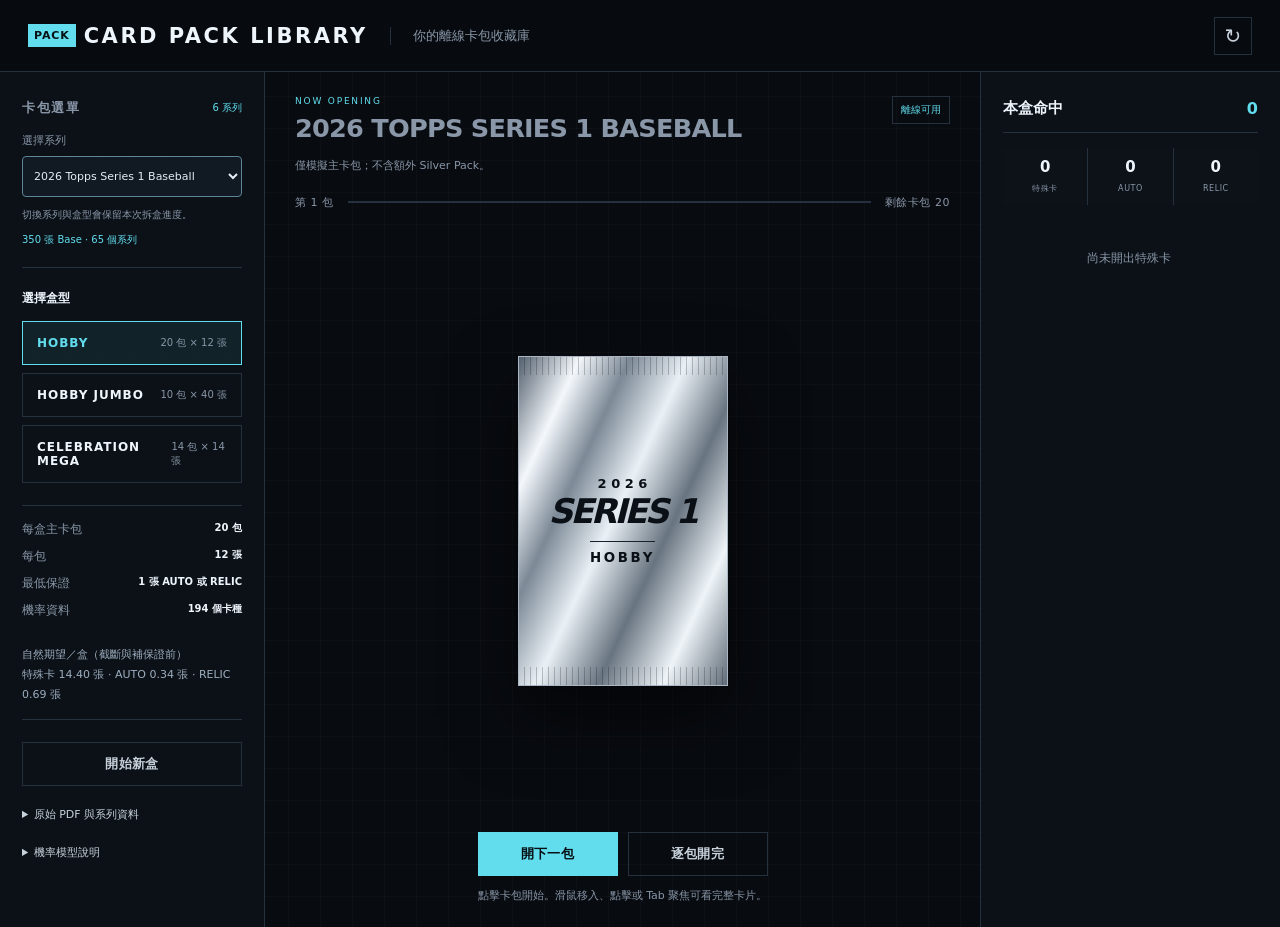
<file: index.html>
<!doctype html>
<html lang="zh-Hant">
<head>
<meta charset="utf-8"><meta name="viewport" content="width=device-width,initial-scale=1"><meta name="theme-color" content="#080b10">
<title>Card Pack Library · 拆盒模擬器</title>
<link rel="stylesheet" href="style.css"><link rel="stylesheet" href="interactive.css">
</head>
<body>
<header class="topbar"><div class="brand"><span class="brand-year">PACK</span><span>CARD PACK LIBRARY</span></div><div class="top-title">你的離線卡包收藏庫</div><button class="icon-button" id="newBoxTop" title="重新開盒" aria-label="重新開盒">↻</button></header>
<main class="app-shell">
<aside class="left-panel">
 <div class="library-heading"><h1>卡包選單</h1><span id="productCount"></span></div>
 <label class="field-label" for="productSelect">選擇系列</label><select id="productSelect"></select>
 <p class="library-note">切換系列與盒型會保留本次拆盒進度。</p>
 <div class="catalog-meta" id="productMeta"></div>
 <h2 class="format-heading">選擇盒型</h2><div class="formats" id="formats"></div><div class="box-spec" id="boxSpec"></div>
 <button class="secondary" id="newBox">開始新盒</button>
 <details class="method"><summary>原始 PDF 與系列資料</summary><div id="sourceLinks"></div><ul id="productNotes"></ul></details>
 <details class="method"><summary>機率模型說明</summary><p>依目前系列、盒型的每包 1:X 逐列獨立抽樣。超出張數時保留較稀有卡，其他位置補入 Base。簽名或 Relic 保證只補自然抽樣的不足，替換 Base；同一張卡不會重複滿足兩張保證。</p><p>有保底的盒型會對超過保底的同類 hit 套用保留率，降低獨立抽樣加保底造成的爆配頻率。官方未公布工廠裝箱相關性；此為可重現的近似模擬，各系列球員均勻抽樣，平行卡沿用母系列名單。</p></details>
</aside>
<section class="stage">
 <div class="series-heading"><div><p class="eyebrow">NOW OPENING</p><h1 id="brandName"></h1></div><span class="offline-badge">離線可用</span></div>
 <p class="format-notice" id="formatNotice"></p>
 <div class="progress-row"><span id="packLabel"></span><div class="progress"><i id="progressBar"></i></div><span id="remaining"></span></div>
 <div class="pack-scene" id="packScene"><button class="foil-pack" id="packButton" aria-label="開下一包"><span class="foil-edge"></span><b id="packYear">2026</b><strong id="packSeries"></strong><small id="packType"></small></button><div class="cards" id="cards" aria-live="polite"></div></div>
 <div class="card-detail" id="cardDetail" aria-live="polite" hidden></div>
 <div class="stage-actions"><button class="primary" id="openPack">開下一包</button><button class="secondary" id="openAll">逐包開完</button></div>
 <p class="hint" id="hint" role="status"></p><p class="error-message" id="errorMessage" role="alert" hidden></p>
</section>
<aside class="right-panel"><div class="results-heading"><h2>本盒命中</h2><span id="hitCount">0</span></div><div class="summary" id="summary"></div><div class="history" id="history"></div></aside>
</main>
<dialog id="finishDialog"><div class="dialog-inner"><p class="dialog-kicker">BOX COMPLETE</p><h2>這盒開完了</h2><div id="finishStats"></div><button class="primary" id="finishNew">再開一盒</button><button class="secondary" id="finishClose">查看完整結果</button></div></dialog>
<script src="data.js"></script><script src="engine.js"></script><script src="app.js"></script>
</body></html>
</file>
<file: style.css>
:root{--bg:#080b10;--panel:#0d1219;--panel2:#121924;--line:#263140;--text:#eef5fb;--muted:#8997a8;--cyan:#61dded;--orange:#ff8a35;--silver:#c7d1db;--green:#67e1a3;--danger:#ff657a}*{box-sizing:border-box}html,body{margin:0;min-height:100%;background:var(--bg);color:var(--text);font-family:Inter,ui-sans-serif,system-ui,-apple-system,BlinkMacSystemFont,"Segoe UI",sans-serif}body{background-image:linear-gradient(rgba(255,255,255,.018) 1px,transparent 1px),linear-gradient(90deg,rgba(255,255,255,.018) 1px,transparent 1px);background-size:32px 32px}.topbar{height:72px;border-bottom:1px solid var(--line);display:flex;align-items:center;padding:0 28px;gap:22px;background:rgba(8,11,16,.94)}.brand{font-size:21px;letter-spacing:.12em;font-weight:900;display:flex;align-items:center;gap:8px}.brand-year{font-size:11px;color:#071014;background:var(--cyan);padding:5px 6px;letter-spacing:.08em}.top-title{font-size:13px;color:var(--muted);border-left:1px solid var(--line);padding-left:22px}.icon-button{margin-left:auto;background:transparent;border:1px solid var(--line);color:var(--silver);width:38px;height:38px;font-size:20px;cursor:pointer}.app-shell{min-height:calc(100vh - 72px);display:grid;grid-template-columns:250px minmax(480px,1fr) 310px}.left-panel,.right-panel{padding:27px 22px;background:rgba(13,18,25,.9)}.left-panel{border-right:1px solid var(--line)}.right-panel{border-left:1px solid var(--line)}h1,h2,p{margin-top:0}h1{font-size:13px;letter-spacing:.12em;text-transform:uppercase;color:var(--muted);margin-bottom:18px}.formats{display:grid;gap:8px}.format{width:100%;border:1px solid var(--line);background:transparent;color:var(--text);padding:14px;text-align:left;cursor:pointer;display:flex;justify-content:space-between;align-items:center;font-weight:800;letter-spacing:.06em;transition:.2s}.format small{font-weight:500;color:var(--muted);letter-spacing:0}.format:hover{border-color:#576579}.format.active{border-color:var(--cyan);background:rgba(97,221,237,.08);color:var(--cyan)}.box-spec{margin:22px 0;border-top:1px solid var(--line);border-bottom:1px solid var(--line);padding:15px 0;display:grid;gap:10px}.spec-row{display:flex;justify-content:space-between;font-size:12px;color:var(--muted)}.spec-row b{color:var(--text)}button{font:inherit}.primary,.secondary{border:1px solid var(--line);padding:12px 17px;cursor:pointer;font-size:13px;font-weight:800;letter-spacing:.03em}.primary{background:var(--cyan);color:#071014;border-color:var(--cyan)}.secondary{background:transparent;color:var(--silver)}.left-panel>.secondary{width:100%}.method{margin-top:20px;color:var(--muted);font-size:11px;line-height:1.6}.method summary{cursor:pointer;color:var(--silver)}.stage{padding:24px 30px;display:flex;flex-direction:column;min-width:0}.progress-row{display:grid;grid-template-columns:auto 1fr auto;align-items:center;gap:14px;font-size:11px;letter-spacing:.05em;color:var(--muted)}.progress{height:2px;background:var(--line)}.progress i{display:block;height:100%;width:0;background:var(--cyan);transition:width .4s}.pack-scene{min-height:500px;flex:1;display:flex;align-items:center;justify-content:center;position:relative;overflow:hidden}.foil-pack{position:relative;width:210px;height:330px;border:1px solid #aab6c3;color:#0a1016;cursor:pointer;background:linear-gradient(115deg,#53606e 0%,#f4f8fc 17%,#7c8996 31%,#eaf1f6 47%,#687480 64%,#eef4f8 82%,#606c78 100%);box-shadow:0 30px 70px rgba(0,0,0,.55);display:flex;flex-direction:column;align-items:center;justify-content:center;transition:transform .25s}.foil-pack:hover{transform:translateY(-8px) rotate(-1deg)}.foil-pack b{font-size:13px;letter-spacing:.35em;margin-right:-.35em}.foil-pack strong{font-size:30px;font-style:italic;letter-spacing:-.08em}.foil-pack small{margin-top:10px;border-top:1px solid #18202a;padding-top:8px;font-weight:900;letter-spacing:.2em}.foil-pack:before,.foil-pack:after{content:"";position:absolute;left:0;right:0;height:18px;background:repeating-linear-gradient(90deg,transparent 0 5px,rgba(0,0,0,.22) 5px 6px)}.foil-pack:before{top:0}.foil-pack:after{bottom:0}.foil-pack.opening{animation:tear .55s ease forwards}.cards{position:absolute;inset:18px 0;display:flex;align-items:center;justify-content:center;gap:14px;perspective:1100px;pointer-events:none}.card{width:172px;height:252px;padding:10px;background:#dce5ed;color:#091019;border:2px solid #fff;box-shadow:0 18px 40px rgba(0,0,0,.45);position:absolute;display:flex;flex-direction:column;justify-content:flex-end;overflow:hidden;transform:translateX(calc(var(--i) * 22px)) rotate(calc(var(--i) * 1.7deg));animation:reveal .5s both;animation-delay:calc(var(--order) * 90ms)}.card:before{content:"";position:absolute;inset:0;background:linear-gradient(140deg,transparent 18%,rgba(255,255,255,.8) 20%,transparent 23%,transparent 62%,rgba(97,221,237,.55) 64%,transparent 67%);opacity:.75}.card-art{position:absolute;inset:10px 10px 83px;border:1px solid rgba(10,16,25,.22);background:radial-gradient(circle at 52% 35%,#dbe8ef 0 12%,transparent 13%),linear-gradient(145deg,#233242 0 48%,#7aa9b6 49% 55%,#1b2735 56%);clip-path:polygon(0 0,100% 0,100% 91%,86% 100%,0 100%)}.card.special{border-color:var(--accent,var(--cyan));box-shadow:0 0 0 2px rgba(255,255,255,.14),0 18px 45px color-mix(in srgb,var(--accent) 30%,transparent)}.card.special:after{content:"";position:absolute;inset:0;border:5px solid var(--accent);opacity:.28;pointer-events:none}.card-meta{position:relative;z-index:1;background:rgba(239,245,249,.91);padding:7px}.card-name{font-size:13px;font-weight:950;white-space:nowrap;overflow:hidden;text-overflow:ellipsis}.card-team,.card-set{font-size:8px;letter-spacing:.04em;margin-top:3px}.card-set{color:#465568;font-weight:800;text-transform:uppercase}.card-odds{position:absolute;top:13px;right:12px;z-index:2;font-size:8px;background:#091019;color:white;padding:4px 5px}.stage-actions{display:flex;gap:10px;justify-content:center}.stage-actions button{min-width:140px}.hint{text-align:center;font-size:11px;color:var(--muted);margin:12px 0 0}.results-heading{display:flex;align-items:center;justify-content:space-between;border-bottom:1px solid var(--line);padding-bottom:14px}.results-heading h2{font-size:15px;margin:0}.results-heading span{color:var(--cyan);font-weight:900}.summary{display:grid;grid-template-columns:repeat(3,1fr);gap:1px;background:var(--line);margin:15px 0}.sum-cell{background:var(--panel);padding:10px 7px;text-align:center}.sum-cell b{font-size:15px;display:block}.sum-cell small{font-size:8px;color:var(--muted);letter-spacing:.07em}.history{height:calc(100vh - 220px);overflow:auto;padding-right:4px}.empty{font-size:12px;color:var(--muted);padding:30px 0;text-align:center}.hit{border-bottom:1px solid var(--line);padding:11px 2px;display:grid;grid-template-columns:7px 1fr auto;gap:9px;align-items:start}.hit-dot{width:5px;height:28px;background:var(--accent)}.hit b{font-size:11px;display:block}.hit small{font-size:9px;color:var(--muted);display:block;margin-top:4px}.hit-odds{font-size:9px;color:var(--accent);font-weight:800}dialog{border:1px solid var(--line);background:#0d1219;color:var(--text);padding:0;min-width:360px;box-shadow:0 30px 100px #000}dialog::backdrop{background:rgba(0,0,0,.76)}.dialog-inner{padding:34px;text-align:center}.dialog-kicker{font-size:9px;letter-spacing:.22em;color:var(--cyan)}.dialog-inner h2{font-size:28px}.dialog-inner button{width:100%;margin-top:9px}#finishStats{color:var(--muted);font-size:12px;margin:18px 0 22px;line-height:1.7}@keyframes tear{45%{transform:scale(1.03) rotate(2deg)}100%{transform:translateY(90px) scale(.7);opacity:0}}@keyframes reveal{from{opacity:0;transform:translateY(70px) rotateY(70deg)}to{opacity:1;transform:translateX(calc(var(--i) * 22px)) rotate(calc(var(--i) * 1.7deg))}}@media(max-width:980px){.app-shell{grid-template-columns:210px 1fr}.right-panel{grid-column:1/-1;border-left:0;border-top:1px solid var(--line)}.history{height:auto;max-height:330px}.pack-scene{min-height:440px}}@media(max-width:680px){.topbar{padding:0 16px}.app-shell{display:block}.left-panel,.right-panel{border:0;border-bottom:1px solid var(--line)}.formats{grid-template-columns:1fr 1fr}.stage{padding:20px 14px}.pack-scene{min-height:400px}.card{width:148px;height:218px}.progress-row{grid-template-columns:auto auto}.progress{grid-column:1/-1;grid-row:2}.top-title{display:none}}
/* Explicit autograph and rookie markers */
.load-error{max-width:680px;margin:15vh auto;padding:36px;border:1px solid #ff657a;background:#0d1219;color:#eef5fb}.load-error h1{color:#ff657a;font-size:22px}.load-error p{line-height:1.8;color:#c7d1db}.load-error code{color:#61dded}
.card-badges{position:absolute;top:13px;left:12px;z-index:3;display:flex;gap:4px}.auto-card,.rc-card,.auto-badge,.rc-badge{display:inline-block;border:0;font-style:normal;font-weight:950;line-height:1;letter-spacing:.06em}.auto-card,.rc-card{font-size:8px;padding:5px 6px}.auto-card,.auto-badge{background:#ff657a;color:#160307}.rc-card,.rc-badge{background:#67e1a3;color:#06130e}.auto-badge,.rc-badge{font-size:7px;padding:3px 4px;margin-left:4px;vertical-align:2px}.card.autograph{box-shadow:0 0 0 2px rgba(255,101,122,.38),0 18px 48px rgba(255,101,122,.24)}
</file>
<file: interactive.css>
.cards { pointer-events: auto; }
.card { cursor: pointer; transition: transform .2s ease, box-shadow .2s ease; }
.cards:not(.box-results) .card:hover,
.cards:not(.box-results) .card:focus {
  animation: none;
  transform: translateX(calc(var(--i) * 22px)) translateY(-34px) rotate(0) scale(1.08);
  z-index: 500 !important;
  box-shadow: 0 28px 65px rgba(0,0,0,.7);
  outline: 2px solid var(--accent);
}
.rc-card { position:absolute; left:12px; top:13px; z-index:3; padding:4px 6px; background:#081019; color:var(--cyan); font-size:8px; font-weight:950; letter-spacing:.08em; }
.rc-badge { display:inline-block; margin-left:4px; padding:2px 4px; background:var(--cyan); color:#071014; font-size:8px; font-style:normal; vertical-align:2px; }
.card-detail { min-height:64px; margin:-6px 0 14px; border:1px solid var(--line); background:var(--panel); display:grid; grid-template-columns:5px minmax(150px,.8fr) minmax(230px,1.2fr); align-items:center; gap:14px; padding:10px 14px; font-size:11px; }
.card-detail[hidden] { display:none; }
.detail-accent { width:5px; height:38px; background:var(--accent); }
.card-detail b,.card-detail span { display:block; }
.card-detail span { margin-top:4px; color:var(--muted); font-size:9px; }
.detail-set { border-left:1px solid var(--line); padding-left:14px; }
.pack-scene.box-mode { align-items:flex-start; overflow:auto; min-height:500px; max-height:540px; }
.cards.box-results { position:relative; inset:auto; display:grid; grid-template-columns:repeat(auto-fill,minmax(112px,1fr)); align-items:start; justify-items:center; width:100%; gap:14px; padding:18px; perspective:none; }
.box-results .card { position:relative; width:108px; height:158px; transform:none !important; animation:none; padding:7px; }
.box-results .card-art { inset:7px 7px 57px; }
.box-results .card-meta { padding:5px; }
.box-results .card-name { font-size:9px; }
.box-results .card-team,.box-results .card-set { font-size:6px; }
.box-results .card:hover,.box-results .card:focus { transform:translateY(-6px) scale(1.06) !important; z-index:500 !important; outline:2px solid var(--accent); box-shadow:0 20px 42px rgba(0,0,0,.7); }
@media(max-width:680px) {
  .card-detail { grid-template-columns:5px 1fr; }
  .detail-set { grid-column:2; border-left:0; padding-left:0; }
  .cards.box-results { grid-template-columns:repeat(auto-fill,minmax(96px,1fr)); padding:10px; }
  .box-results .card { width:92px; height:136px; }
}

.audit-note{font-size:11px;line-height:1.8;color:#9daebf;margin-top:16px}button:disabled{opacity:.5;cursor:wait}.method a{color:#7bddcb}.method p{line-height:1.7}.card-set{overflow-wrap:anywhere} .brand{min-width:0}#brandName{overflow-wrap:anywhere}@media(max-width:600px){.brand{font-size:10px}.top-title{font-size:11px}.card-detail{overflow-wrap:anywhere}}
/* Multi-product library, long guarantee labels and large flagship packs. */
.library-heading{display:flex;align-items:center;justify-content:space-between;margin-bottom:16px}.library-heading h1{margin:0}.library-heading span{font-size:10px;color:var(--cyan)}
.field-label{display:block;font-size:11px;color:var(--muted);margin-bottom:8px}#productSelect{display:block;width:100%;min-width:0;white-space:normal;background:#111923;color:#e4edf6;border:1px solid #5d8595;border-radius:4px;padding:12px 7px;font:inherit;font-size:11px;line-height:1.6;color-scheme:dark}
.library-note{font-size:10px;line-height:1.6;color:var(--muted);margin:10px 0}.catalog-meta{font-size:10px;color:var(--cyan);padding-bottom:20px;border-bottom:1px solid var(--line)}.format-heading{font-size:12px;margin:22px 0 14px}.format span{font-size:12px}.format small{font-size:10px}.spec-row{gap:10px}.spec-row b{text-align:right;font-size:10px;max-width:68%;overflow-wrap:anywhere}
.series-heading{display:flex;gap:18px;justify-content:space-between;align-items:start;margin-bottom:12px}.series-heading h1{font-size:clamp(17px,2vw,28px);letter-spacing:-.03em;line-height:1.25;margin:7px 0 0}.eyebrow{font-size:9px;letter-spacing:.2em;color:var(--cyan);margin:0}.offline-badge{white-space:nowrap;font-size:10px;color:var(--cyan);padding:6px 8px;border:1px solid var(--line)}.format-notice{font-size:11px;line-height:1.6;color:var(--muted);margin-bottom:20px}
#sourceLinks{display:flex;flex-wrap:wrap;gap:10px;margin-top:16px;font-size:11px}#productNotes{padding-left:15px;font-size:10px;color:var(--muted);line-height:1.8}#productNotes li{margin-bottom:8px}
.relic-badge{display:inline-block;margin-left:4px;padding:2px 4px;background:#e7b963;color:#071014;font-size:8px;font-style:normal;vertical-align:2px}.relic-card{position:absolute;left:12px;top:37px;background:#e7b963;color:#071014;padding:4px 6px;font-size:8px;font-weight:900;z-index:3}.autograph .relic-card{top:38px}.autograph .rc-card{left:auto;right:12px}.card-odds{top:64px!important}.box-results .card-odds{font-size:7px;top:49px!important}.box-results .auto-card,.box-results .rc-card,.box-results .relic-card{font-size:6px;padding:2px 3px}.box-results .relic-card{top:29px}.box-results .autograph .relic-card{top:29px}
.cards.box-results{gap:14px}.pack-scene.box-mode{min-height:360px;max-height:530px}.box-results .card{animation:none!important}.error-message{color:#ff9dab}.stage{min-width:0}.foil-pack strong{font-size:34px}.card-detail{overflow-wrap:anywhere}.format{gap:8px}.format.active{border-color:var(--cyan)}
@media(min-width:1101px){.app-shell{grid-template-columns:265px minmax(0,1fr) 300px}.stage{padding-top:24px}.pack-scene{min-height:430px}}
@media(max-width:680px){.series-heading{gap:10px}.series-heading h1{font-size:20px}.library-heading{margin-bottom:12px}#productSelect{font-size:12px}.format span{font-size:11px}.formats{grid-template-columns:repeat(2,minmax(0,1fr))}.format{min-width:0;display:flex;flex-direction:column;align-items:start}.format small{font-size:10px}.top-title{display:none}.pack-scene.box-mode{min-height:340px}.series-heading .offline-badge{font-size:9px}.card-detail{grid-template-columns:5px minmax(0,1fr)}}
</file>
